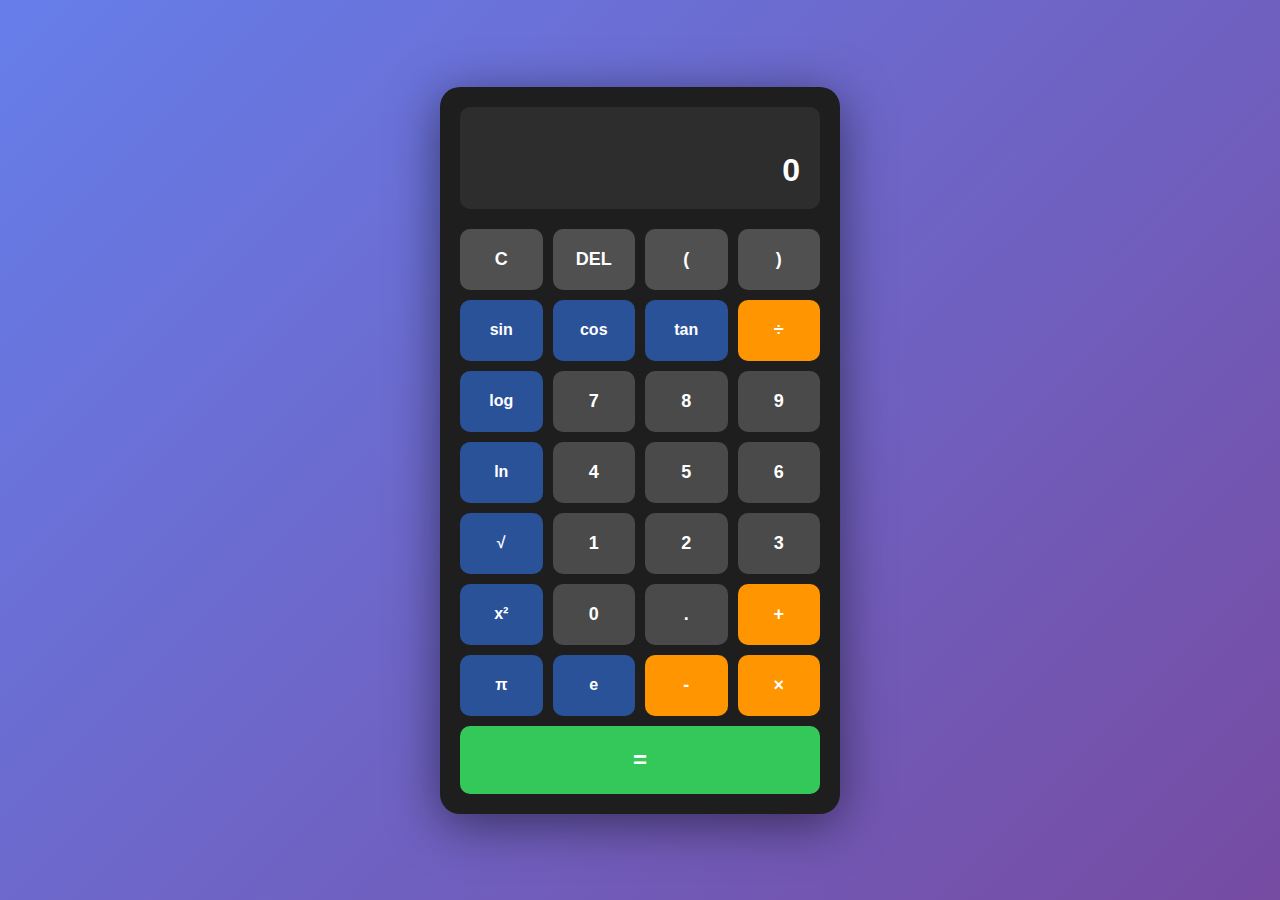
<file: calculadora cientifica/index.html>
<!DOCTYPE html>
<html lang="es">
<head>
    <meta charset="UTF-8">
    <meta name="viewport" content="width=device-width, initial-scale=1.0">
    <title>Calculadora Científica</title>
    <link rel="stylesheet" href="style.css">
</head>
<body>
    <div class="calculator">
        <div class="display">
            <div class="previous-operand" id="previous"></div>
            <div class="current-operand" id="current">0</div>
        </div>
        
        <div class="buttons">
            <!-- Primera fila -->
            <button class="btn function" onclick="calc.clear()">C</button>
            <button class="btn function" onclick="calc.delete()">DEL</button>
            <button class="btn function" onclick="calc.appendNumber('(')">(</button>
            <button class="btn function" onclick="calc.appendNumber(')')">)</button>
            
            <!-- Segunda fila -->
            <button class="btn scientific" onclick="calc.scientific('sin')">sin</button>
            <button class="btn scientific" onclick="calc.scientific('cos')">cos</button>
            <button class="btn scientific" onclick="calc.scientific('tan')">tan</button>
            <button class="btn operator" onclick="calc.chooseOperation('/')">÷</button>
            
            <!-- Tercera fila -->
            <button class="btn scientific" onclick="calc.scientific('log')">log</button>
            <button class="btn number" onclick="calc.appendNumber('7')">7</button>
            <button class="btn number" onclick="calc.appendNumber('8')">8</button>
            <button class="btn number" onclick="calc.appendNumber('9')">9</button>
            
            <!-- Cuarta fila -->
            <button class="btn scientific" onclick="calc.scientific('ln')">ln</button>
            <button class="btn number" onclick="calc.appendNumber('4')">4</button>
            <button class="btn number" onclick="calc.appendNumber('5')">5</button>
            <button class="btn number" onclick="calc.appendNumber('6')">6</button>
            
            <!-- Quinta fila -->
            <button class="btn scientific" onclick="calc.scientific('sqrt')">√</button>
            <button class="btn number" onclick="calc.appendNumber('1')">1</button>
            <button class="btn number" onclick="calc.appendNumber('2')">2</button>
            <button class="btn number" onclick="calc.appendNumber('3')">3</button>
            
            <!-- Sexta fila -->
            <button class="btn scientific" onclick="calc.scientific('pow')">x²</button>
            <button class="btn number" onclick="calc.appendNumber('0')">0</button>
            <button class="btn number" onclick="calc.appendNumber('.')">.</button>
            <button class="btn operator" onclick="calc.chooseOperation('+')">+</button>
            
            <!-- Séptima fila -->
            <button class="btn scientific" onclick="calc.appendNumber('Math.PI')">π</button>
            <button class="btn scientific" onclick="calc.appendNumber('Math.E')">e</button>
            <button class="btn operator" onclick="calc.chooseOperation('-')">-</button>
            <button class="btn operator" onclick="calc.chooseOperation('*')">×</button>
            
            <!-- Octava fila -->
            <button class="btn equals" onclick="calc.compute()">=</button>
        </div>
    </div>
    
    <script src="js.js"></script>
</body>
</html>
</file>
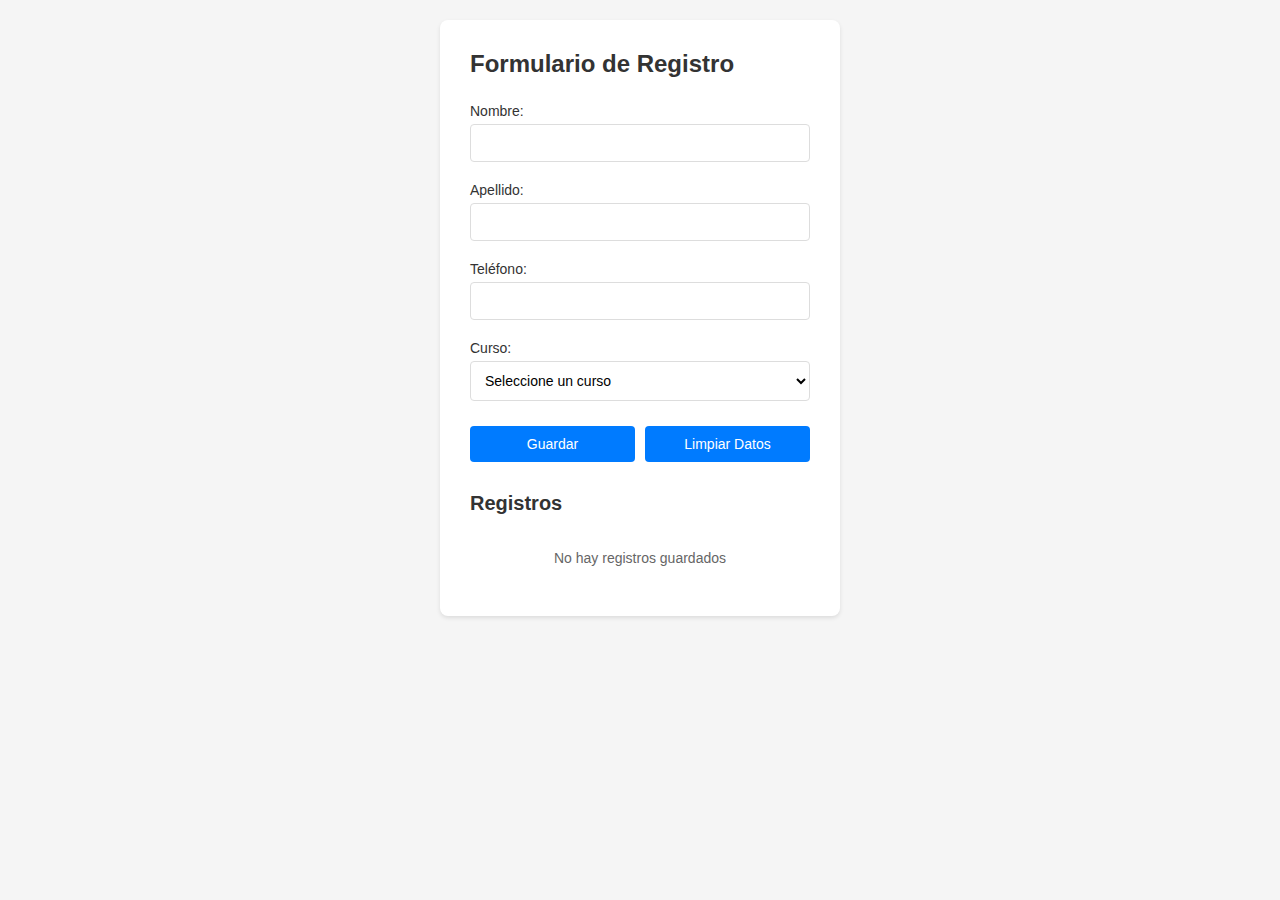
<file: trabajo/index.html>
<!DOCTYPE html>
<html lang="es">
<head>
    <meta charset="UTF-8">
    <meta name="viewport" content="width=device-width, initial-scale=1.0">
    <title>Formulario de Registro</title>
    <link rel="stylesheet" href="styles.css">
</head>
<body>
    <div class="container">
        <h1>Formulario de Registro</h1>
        
        <div id="mensaje" class="mensaje"></div>
        
        <form id="registroForm">
            <input type="hidden" id="registroId" value="">
            
            <div class="form-group">
                <label for="nombre">Nombre:</label>
                <input type="text" id="nombre" name="nombre" required>
            </div>

            <div class="form-group">
                <label for="apellido">Apellido:</label>
                <input type="text" id="apellido" name="apellido" required>
            </div>

            <div class="form-group">
                <label for="telefono">Teléfono:</label>
                <input type="text" id="telefono" name="telefono" required>
            </div>

            <div class="form-group">
                <label for="curso">Curso:</label>
                <select id="curso" name="curso" required>
                    <option value="">Seleccione un curso</option>
                    <option value="Programación Web">Programación Web</option>
                    <option value="Bases de Datos">Bases de Datos</option>
                    <option value="Desarrollo Móvil">Desarrollo Móvil</option>
                    <option value="JavaScript Avanzado">JavaScript Avanzado</option>
                    <option value="Python">Python</option>
                </select>
            </div>

            <div class="button-group">
                <button type="submit" class="btn-guardar" id="btnGuardar">Guardar</button>
                <button type="button" class="btn-limpiar" onclick="limpiarFormulario()">Limpiar Datos</button>
            </div>
        </form>

        <div class="registros">
            <h2>Registros</h2>
            <div id="listaRegistros"></div>
        </div>
    </div>

    <script src="script.js"></script>
</body>
</html>
</file>
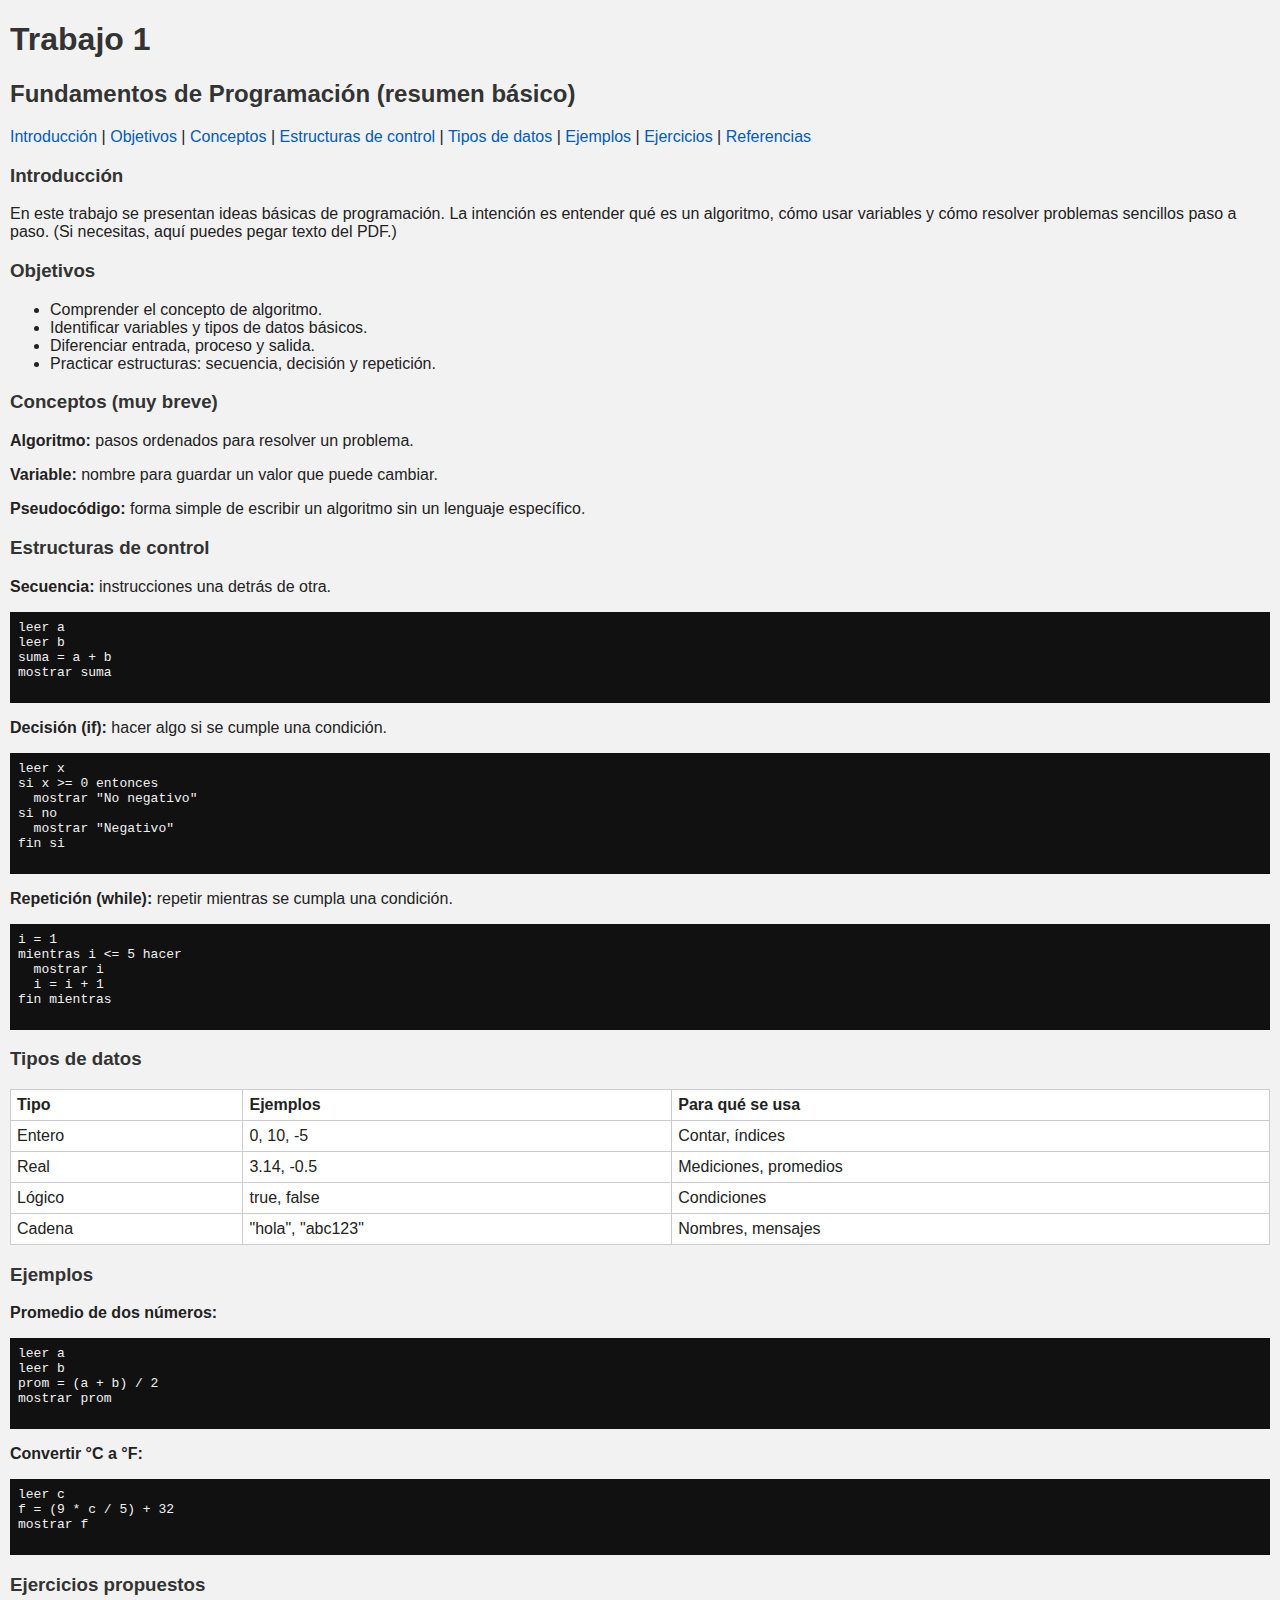
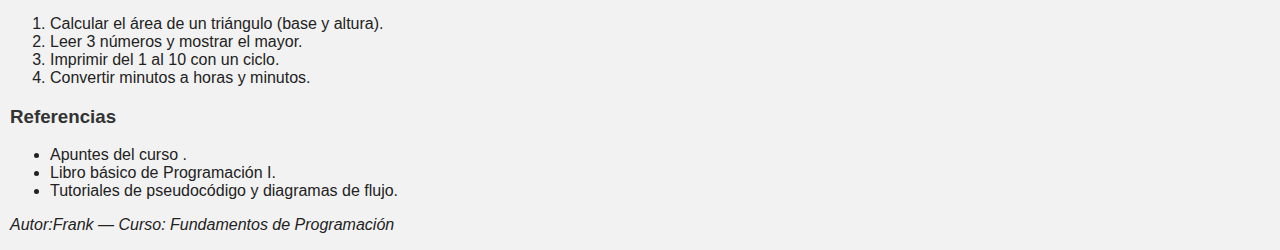
<file: trabajo1/index.html>
<!DOCTYPE html>
<html lang="es">
<head>
  <meta charset="UTF-8">
  <title>Trabajo 1 - Fundamentos de Programación</title>
  <link rel="stylesheet" href="sytele.css">
</head>
<body>
  <h1>Trabajo 1</h1>
  <h2>Fundamentos de Programación (resumen básico)</h2>

  <p>
    <a href="#intro">Introducción</a> |
    <a href="#objetivos">Objetivos</a> |
    <a href="#conceptos">Conceptos</a> |
    <a href="#estructuras">Estructuras de control</a> |
    <a href="#datos">Tipos de datos</a> |
    <a href="#ejemplos">Ejemplos</a> |
    <a href="#ejercicios">Ejercicios</a> |
    <a href="#referencias">Referencias</a>
  </p>

  <h3 id="intro">Introducción</h3>
  <p>
    En este trabajo se presentan ideas básicas de programación. La intención es entender
    qué es un algoritmo, cómo usar variables y cómo resolver problemas sencillos
    paso a paso. (Si necesitas, aquí puedes pegar texto del PDF.)
  </p>

  <h3 id="objetivos">Objetivos</h3>
  <ul>
    <li>Comprender el concepto de algoritmo.</li>
    <li>Identificar variables y tipos de datos básicos.</li>
    <li>Diferenciar entrada, proceso y salida.</li>
    <li>Practicar estructuras: secuencia, decisión y repetición.</li>
  </ul>

  <h3 id="conceptos">Conceptos (muy breve)</h3>
  <p><b>Algoritmo:</b> pasos ordenados para resolver un problema.</p>
  <p><b>Variable:</b> nombre para guardar un valor que puede cambiar.</p>
  <p><b>Pseudocódigo:</b> forma simple de escribir un algoritmo sin un lenguaje específico.</p>

  <h3 id="estructuras">Estructuras de control</h3>
  <p><b>Secuencia:</b> instrucciones una detrás de otra.</p>
  <pre>
leer a
leer b
suma = a + b
mostrar suma
  </pre>

  <p><b>Decisión (if):</b> hacer algo si se cumple una condición.</p>
  <pre>
leer x
si x >= 0 entonces
  mostrar "No negativo"
si no
  mostrar "Negativo"
fin si
  </pre>

  <p><b>Repetición (while):</b> repetir mientras se cumpla una condición.</p>
  <pre>
i = 1
mientras i <= 5 hacer
  mostrar i
  i = i + 1
fin mientras
  </pre>

  <h3 id="datos">Tipos de datos</h3>
  <table>
    <tr>
      <th>Tipo</th>
      <th>Ejemplos</th>
      <th>Para qué se usa</th>
    </tr>
    <tr>
      <td>Entero</td>
      <td>0, 10, -5</td>
      <td>Contar, índices</td>
    </tr>
    <tr>
      <td>Real</td>
      <td>3.14, -0.5</td>
      <td>Mediciones, promedios</td>
    </tr>
    <tr>
      <td>Lógico</td>
      <td>true, false</td>
      <td>Condiciones</td>
    </tr>
    <tr>
      <td>Cadena</td>
      <td>"hola", "abc123"</td>
      <td>Nombres, mensajes</td>
    </tr>
  </table>

  <h3 id="ejemplos">Ejemplos</h3>
  <p><b>Promedio de dos números:</b></p>
  <pre>
leer a
leer b
prom = (a + b) / 2
mostrar prom
  </pre>

  <p><b>Convertir °C a °F:</b></p>
  <pre>
leer c
f = (9 * c / 5) + 32
mostrar f
  </pre>

  <h3 id="ejercicios">Ejercicios propuestos</h3>
  <ol>
    <li>Calcular el área de un triángulo (base y altura).</li>
    <li>Leer 3 números y mostrar el mayor.</li>
    <li>Imprimir del 1 al 10 con un ciclo.</li>
    <li>Convertir minutos a horas y minutos.</li>
  </ol>

  <h3 id="referencias">Referencias</h3>
  <ul>
    <li>Apuntes del curso .</li>
    <li>Libro básico de Programación I.</li>
    <li>Tutoriales de pseudocódigo y diagramas de flujo.</li>
  </ul>

  <p><i>Autor:Frank — Curso: Fundamentos de Programación</i></p>
</body>
</html>
</file>
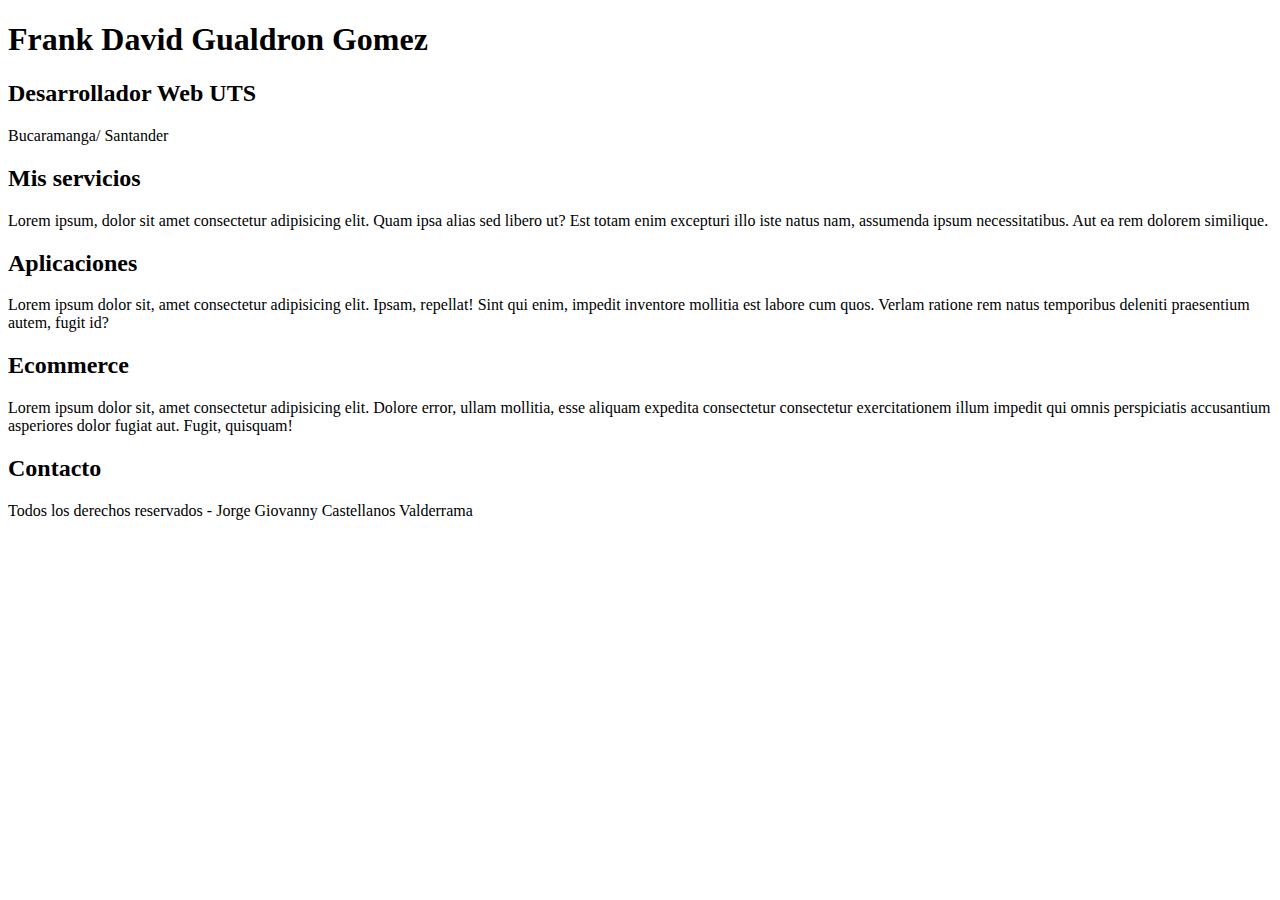
<file: index3.html>
<!DOCTYPE html>
<html lang="es">
<head>
    <meta charset="UTF-8">
    <meta http-equiv="X-UA-Compatible" content="IE=edge">
    <meta name="viewport" content="width=device-width, initial-scale=1.0">
    <title>Diseñador Freelancer</title>
</head>
<body>

    <h1>Frank David Gualdron Gomez</h1>
    <h2>Desarrollador Web UTS</h2>
    <p>Bucaramanga/ Santander</p>

    <h2>Mis servicios</h2>
    <p>Lorem ipsum, dolor sit amet consectetur adipisicing elit. Quam ipsa alias sed libero ut? Est 
       totam enim excepturi illo iste natus nam, assumenda ipsum necessitatibus. Aut ea rem dolorem similique.</p>

    <h2>Aplicaciones</h2>
    <p>Lorem ipsum dolor sit, amet consectetur adipisicing elit. Ipsam, repellat! Sint qui enim, impedit 
       inventore mollitia est labore cum quos. Verlam ratione rem natus temporibus deleniti praesentium autem, fugit id?</p>

    <h2>Ecommerce</h2>
    <p>Lorem ipsum dolor sit, amet consectetur adipisicing elit. Dolore error, ullam mollitia, esse aliquam expedita 
       consectetur consectetur exercitationem illum impedit qui omnis perspiciatis accusantium asperiores dolor fugiat aut. Fugit, quisquam!</p>

    <h2>Contacto</h2>
    <p>Todos los derechos reservados - Jorge Giovanny Castellanos Valderrama</p>

</body>
</html>
</file>
<file: calculadora cientifica/style.css>
* {
    margin: 0;
    padding: 0;
    box-sizing: border-box;
}

body {
    font-family: 'Arial', sans-serif;
    display: flex;
    justify-content: center;
    align-items: center;
    min-height: 100vh;
    background: linear-gradient(135deg, #667eea 0%, #764ba2 100%);
}

.calculator {
    background: #1e1e1e;
    border-radius: 20px;
    padding: 20px;
    box-shadow: 0 10px 50px rgba(0, 0, 0, 0.5);
    width: 400px;
}

.display {
    background: #2d2d2d;
    border-radius: 10px;
    padding: 20px;
    margin-bottom: 20px;
    text-align: right;
    min-height: 80px;
    display: flex;
    flex-direction: column;
    justify-content: flex-end;
}

.previous-operand {
    color: #888;
    font-size: 18px;
    min-height: 25px;
}

.current-operand {
    color: #fff;
    font-size: 32px;
    font-weight: bold;
    word-wrap: break-word;
    word-break: break-all;
}

.buttons {
    display: grid;
    grid-template-columns: repeat(4, 1fr);
    gap: 10px;
}

.btn {
    padding: 20px;
    font-size: 18px;
    border: none;
    border-radius: 10px;
    cursor: pointer;
    transition: all 0.3s ease;
    font-weight: bold;
}

.btn:hover {
    transform: scale(1.05);
    box-shadow: 0 5px 15px rgba(0, 0, 0, 0.3);
}

.btn:active {
    transform: scale(0.95);
}

.btn.number {
    background: #4a4a4a;
    color: #fff;
}

.btn.number:hover {
    background: #5a5a5a;
}

.btn.operator {
    background: #ff9500;
    color: #fff;
}

.btn.operator:hover {
    background: #ffaa33;
}

.btn.function {
    background: #505050;
    color: #fff;
}

.btn.function:hover {
    background: #606060;
}

.btn.scientific {
    background: #2a5298;
    color: #fff;
    font-size: 16px;
}

.btn.scientific:hover {
    background: #3a62a8;
}

.btn.equals {
    grid-column: span 4;
    background: #34c759;
    color: #fff;
    font-size: 24px;
}

.btn.equals:hover {
    background: #44d769;
}

@media (max-width: 480px) {
    .calculator {
        width: 95%;
        padding: 15px;
    }
    
    .btn {
        padding: 15px;
        font-size: 16px;
    }
    
    .current-operand {
        font-size: 24px;
    }
}
</file>
<file: trabajo/styles.css>
* {
    margin: 0;
    padding: 0;
    box-sizing: border-box;
}

body {
    font-family: Arial, sans-serif;
    background-color: #f5f5f5;
    padding: 20px;
}

.container {
    max-width: 400px;
    margin: 0 auto;
    background-color: white;
    padding: 30px;
    border-radius: 8px;
    box-shadow: 0 2px 4px rgba(0,0,0,0.1);
}

h1 {
    font-size: 24px;
    margin-bottom: 25px;
    color: #333;
}

.form-group {
    margin-bottom: 20px;
}

label {
    display: block;
    margin-bottom: 5px;
    font-size: 14px;
    color: #333;
}

input[type="text"],
select {
    width: 100%;
    padding: 10px;
    border: 1px solid #ddd;
    border-radius: 4px;
    font-size: 14px;
}

input[type="text"]:focus,
select:focus {
    outline: none;
    border-color: #007bff;
}

select {
    background-color: white;
    cursor: pointer;
}

.button-group {
    display: flex;
    gap: 10px;
    margin-top: 25px;
}

button {
    flex: 1;
    padding: 10px 20px;
    border: none;
    border-radius: 4px;
    font-size: 14px;
    cursor: pointer;
    font-weight: 500;
}

.btn-guardar {
    background-color: #007bff;
    color: white;
}

.btn-guardar:hover {
    background-color: #0056b3;
}

.btn-limpiar {
    background-color: #007bff;
    color: white;
}

.btn-limpiar:hover {
    background-color: #0056b3;
}

.registros {
    margin-top: 30px;
}

.registros h2 {
    font-size: 20px;
    margin-bottom: 15px;
    color: #333;
}

.registro-item {
    background-color: #f8f9fa;
    border: 1px solid #e0e0e0;
    border-radius: 4px;
    padding: 15px;
    margin-bottom: 15px;
}

.registro-item p {
    margin: 5px 0;
    font-size: 14px;
    color: #333;
}

.registro-item strong {
    color: #007bff;
}

.registro-actions {
    margin-top: 10px;
    display: flex;
    gap: 10px;
}

.btn-editar {
    background-color: #ffc107;
    color: white;
    padding: 5px 15px;
    border: none;
    border-radius: 4px;
    cursor: pointer;
    font-size: 12px;
}

.btn-editar:hover {
    background-color: #e0a800;
}

.btn-eliminar {
    background-color: #dc3545;
    color: white;
    padding: 5px 15px;
    border: none;
    border-radius: 4px;
    cursor: pointer;
    font-size: 12px;
}

.btn-eliminar:hover {
    background-color: #c82333;
}

.empty-state {
    text-align: center;
    padding: 20px;
    color: #666;
    font-size: 14px;
}

.mensaje {
    padding: 10px;
    margin-bottom: 15px;
    border-radius: 4px;
    display: none;
}

.mensaje.success {
    background-color: #d4edda;
    color: #155724;
    border: 1px solid #c3e6cb;
}

.mensaje.error {
    background-color: #f8d7da;
    color: #721c24;
    border: 1px solid #f5c6cb;
}
</file>
<file: trabajo1/sytele.css>
body {
  font-family: Arial, Helvetica, sans-serif;
  background: #f2f2f2;
  color: #222;
  margin: 10px;
}

h1, h2, h3 {
  color: #333;
}

a {
  color: #005bbb;
  text-decoration: none;
}

a:hover {
  text-decoration: underline;
}

table {
  width: 100%;
  border-collapse: collapse; 
  background: #fff;
}

th, td {
  border: 1px solid #cccccc;
  padding: 6px;
  text-align: left;
}

pre {
  background: #111;
  color: #f1f1f1;
  padding: 8px;
  overflow-x: auto; 
}
</file>
